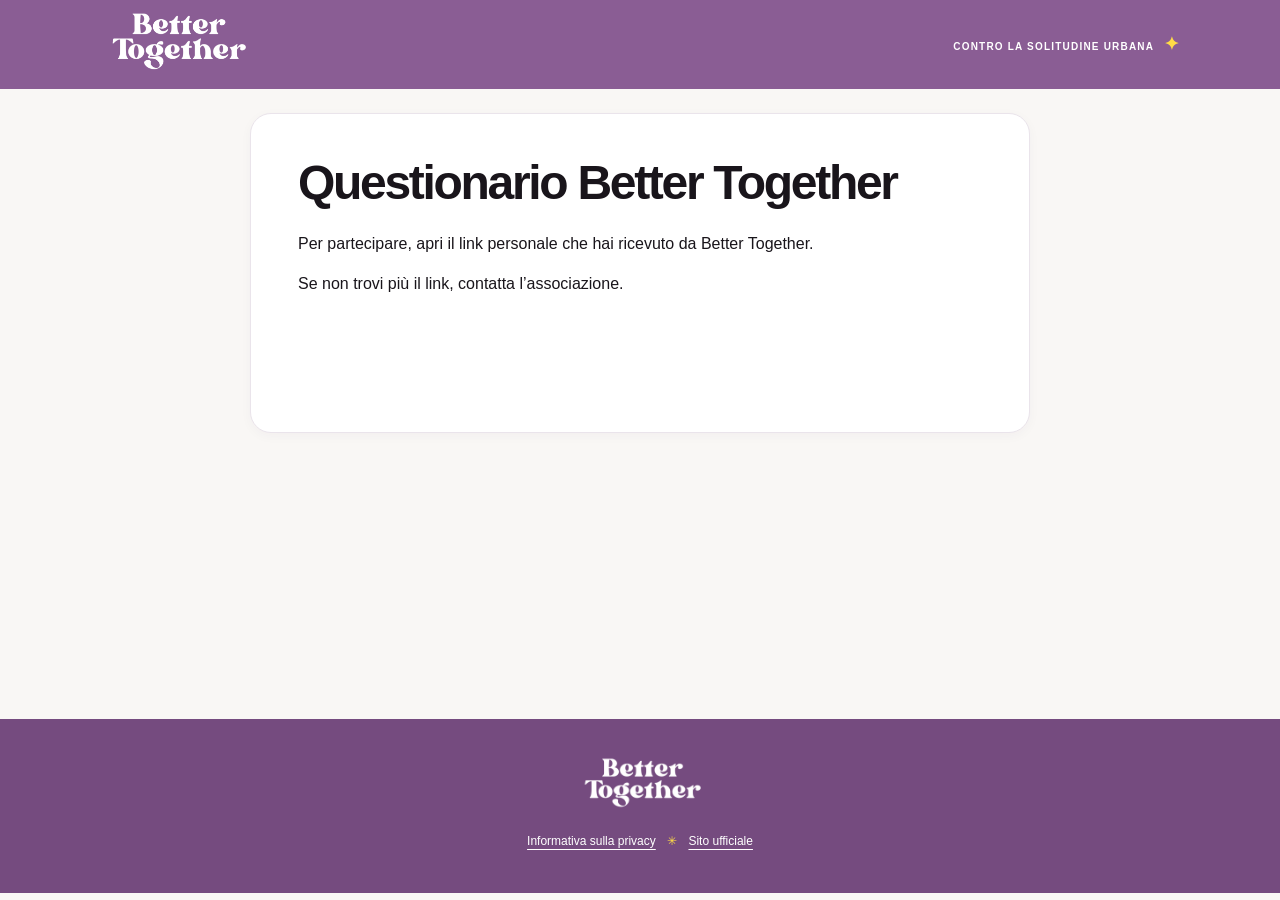
<file: index.html>
<!doctype html>
<html lang="it">
<head>
<meta charset="utf-8">
<meta name="viewport" content="width=device-width,initial-scale=1">
<meta name="theme-color" content="#8a5d94">
<meta name="description" content="Questionario dei soci di Better Together">
<meta name="referrer" content="no-referrer">
<title>Better Together | Questionario soci</title>
<link rel="stylesheet" href="styles.css?v=20261124_T1_verifica_codici">
<script defer src="questions.js?v=20261124_T1_verifica_codici"></script>
<script defer src="app.js?v=20261124_T1_verifica_codici"></script>
</head>
<body>
<header class="site-top"><div class="header-inner"><div class="brand-wordmark"><img src="logo.png" alt="Better Together" width="177" height="78"></div><div class="header-right"><span class="header-kicker">CONTRO LA SOLITUDINE URBANA <span aria-hidden="true">✦</span></span></div></div></header>
<main id="app" class="shell" aria-live="polite"></main>
<footer class="site-footer"><div class="footer-logo"><img src="logo.png" alt="Better Together" width="132" height="60"></div><div><a href="privacy.html" target="_blank" rel="noopener noreferrer">Informativa sulla privacy</a> <span aria-hidden="true">✳</span> <a href="https://www.bettertogetherspace.it/" target="_blank" rel="noopener noreferrer">Sito ufficiale</a></div></footer>
</body>
</html>
</file>
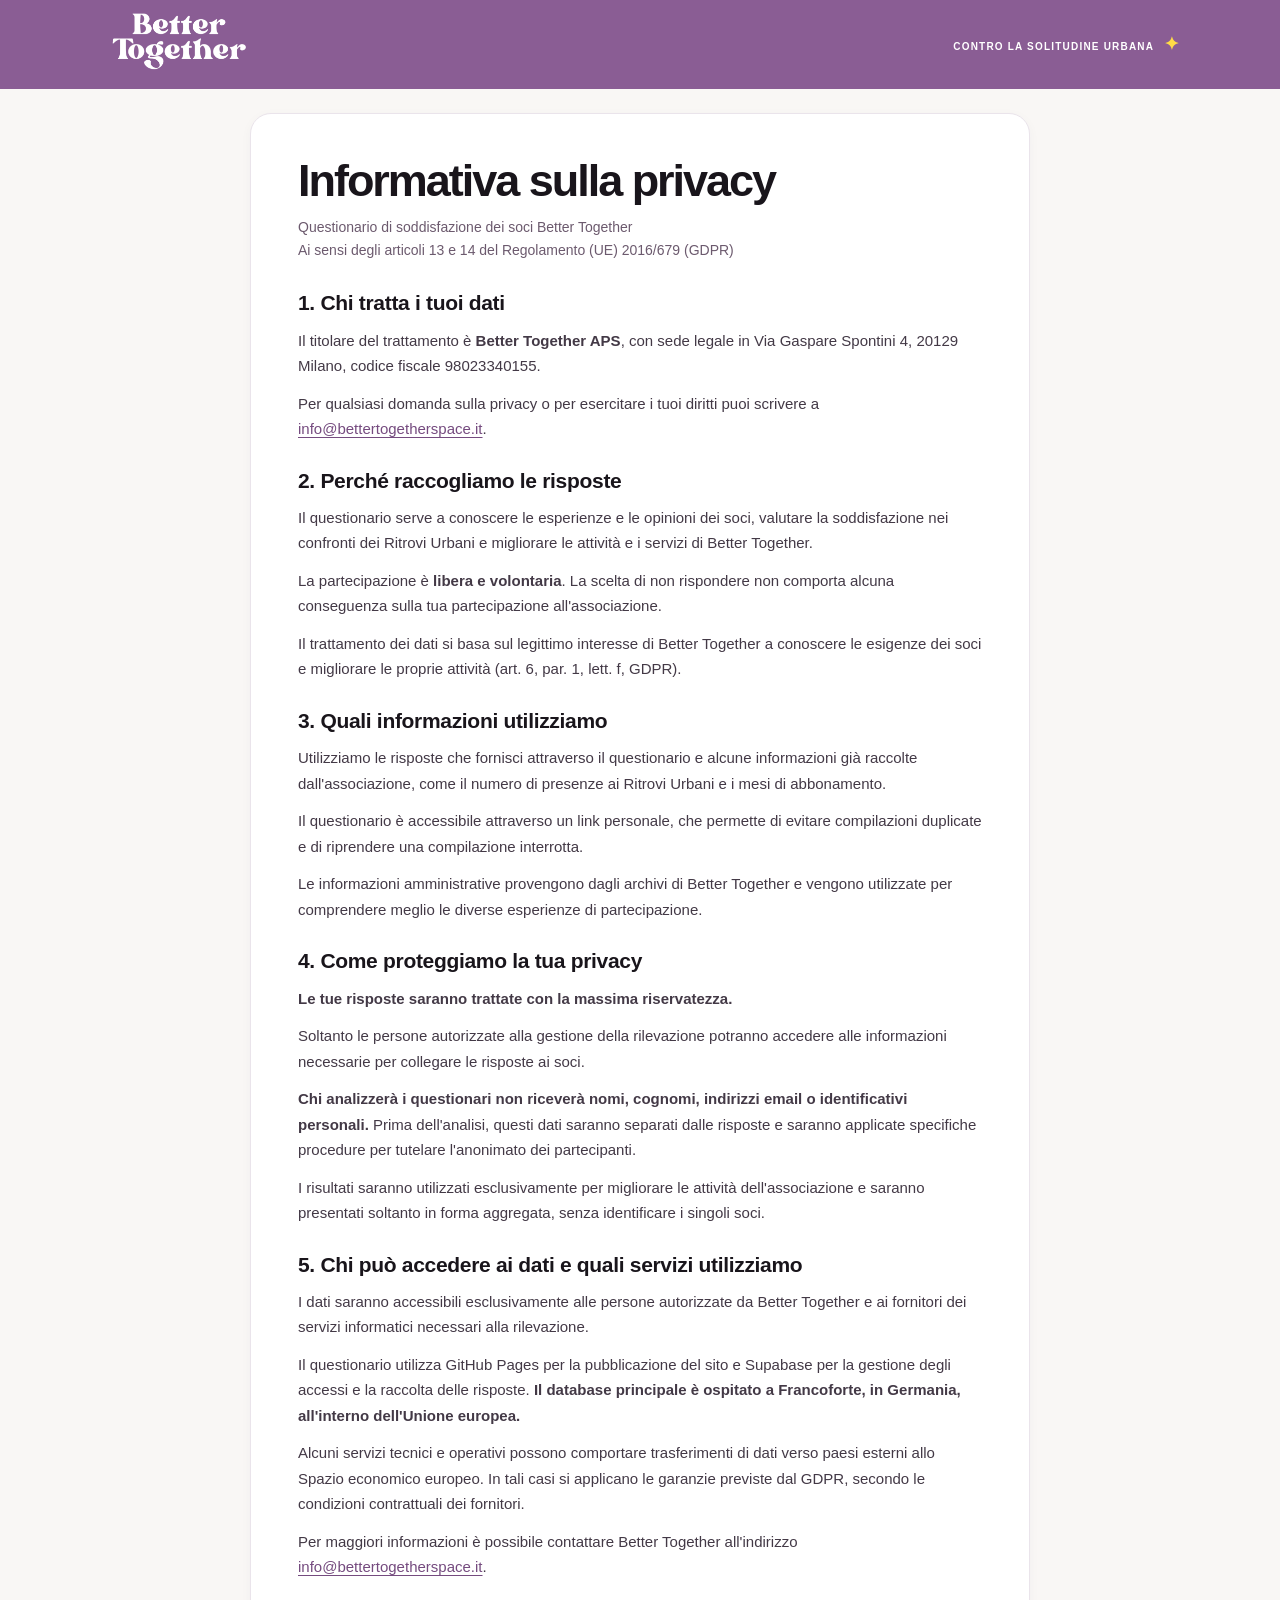
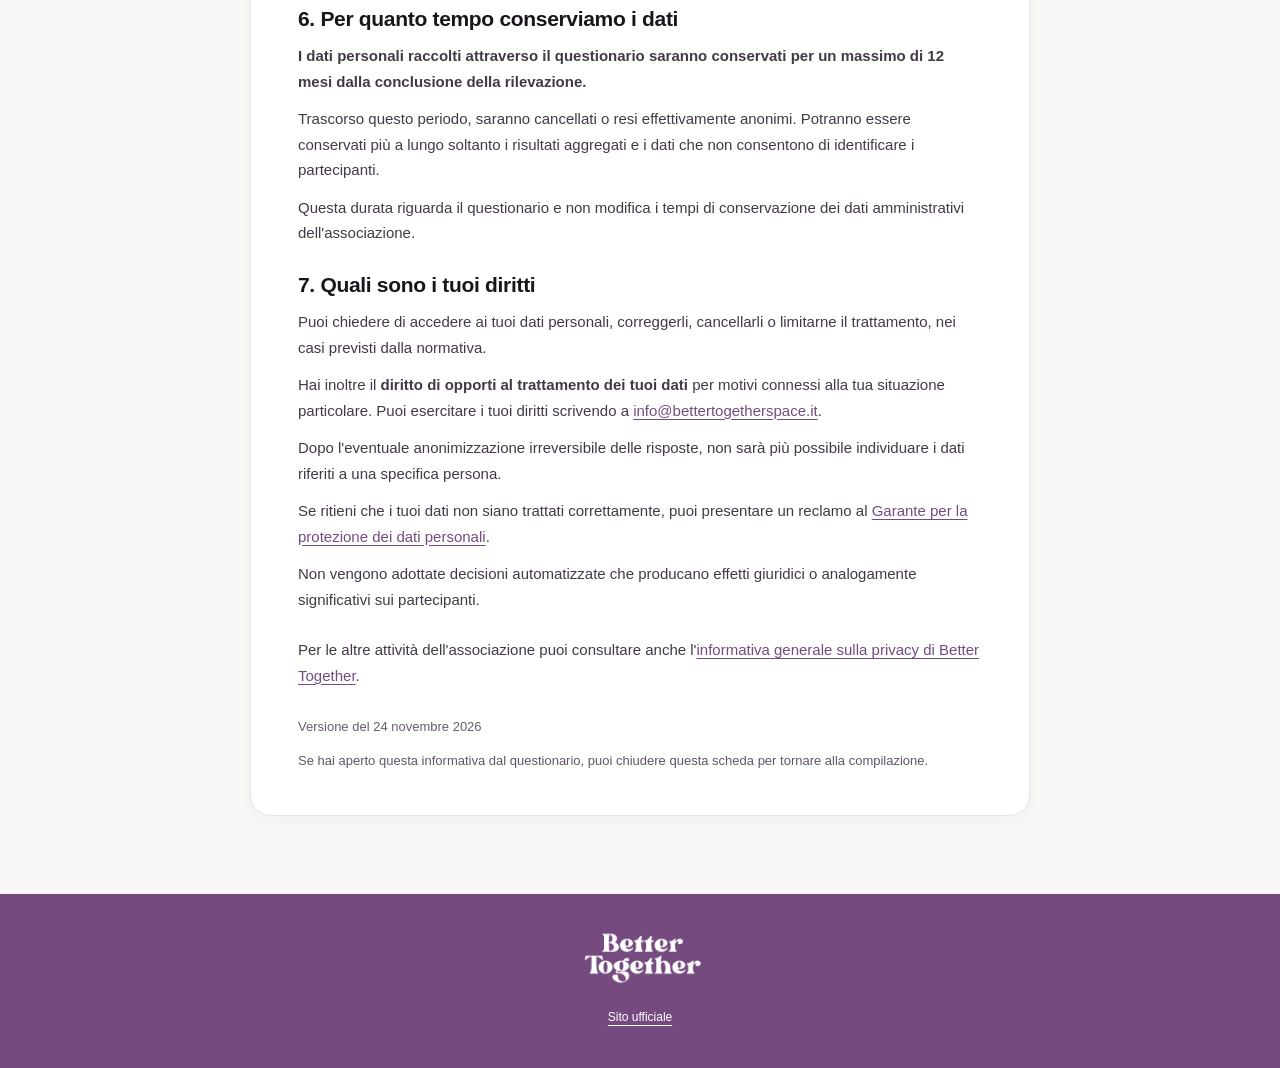
<file: privacy.html>
<!doctype html>
<html lang="it">
<head>
<meta charset="utf-8">
<meta name="viewport" content="width=device-width,initial-scale=1">
<meta name="theme-color" content="#8a5d94">
<meta name="description" content="Informativa sul trattamento dei dati personali del questionario Better Together">
<meta name="referrer" content="no-referrer">
<title>Better Together | Informativa sulla privacy</title>
<link rel="stylesheet" href="styles.css">
</head>
<body>
<header class="site-top"><div class="header-inner"><div class="brand-wordmark"><img src="logo.png" alt="Better Together" width="177" height="78"></div><div class="header-right"><span class="header-kicker">CONTRO LA SOLITUDINE URBANA <span aria-hidden="true">✦</span></span></div></div></header>
<main class="shell" id="contenuto"><article class="single-flow"><div class="question-card intro-card bt-privacy-document">
<h1>Informativa sulla privacy</h1>
<p class="privacy-subtitle">Questionario di soddisfazione dei soci Better Together<br>Ai sensi degli articoli 13 e 14 del Regolamento (UE) 2016/679 (GDPR)</p>
<section><h2>1. Chi tratta i tuoi dati</h2>
<p>Il titolare del trattamento è <strong>Better Together APS</strong>, con sede legale in Via Gaspare Spontini 4, 20129 Milano, codice fiscale 98023340155.</p>
<p>Per qualsiasi domanda sulla privacy o per esercitare i tuoi diritti puoi scrivere a <a href="mailto:info@bettertogetherspace.it">info@bettertogetherspace.it</a>.</p></section>
<section><h2>2. Perché raccogliamo le risposte</h2>
<p>Il questionario serve a conoscere le esperienze e le opinioni dei soci, valutare la soddisfazione nei confronti dei Ritrovi Urbani e migliorare le attività e i servizi di Better Together.</p>
<p>La partecipazione è <strong>libera e volontaria</strong>. La scelta di non rispondere non comporta alcuna conseguenza sulla tua partecipazione all'associazione.</p>
<p>Il trattamento dei dati si basa sul legittimo interesse di Better Together a conoscere le esigenze dei soci e migliorare le proprie attività (art. 6, par. 1, lett. f, GDPR).</p></section>
<section><h2>3. Quali informazioni utilizziamo</h2>
<p>Utilizziamo le risposte che fornisci attraverso il questionario e alcune informazioni già raccolte dall'associazione, come il numero di presenze ai Ritrovi Urbani e i mesi di abbonamento.</p>
<p>Il questionario è accessibile attraverso un link personale, che permette di evitare compilazioni duplicate e di riprendere una compilazione interrotta.</p>
<p>Le informazioni amministrative provengono dagli archivi di Better Together e vengono utilizzate per comprendere meglio le diverse esperienze di partecipazione.</p></section>
<section><h2>4. Come proteggiamo la tua privacy</h2>
<p><strong>Le tue risposte saranno trattate con la massima riservatezza.</strong></p>
<p>Soltanto le persone autorizzate alla gestione della rilevazione potranno accedere alle informazioni necessarie per collegare le risposte ai soci.</p>
<p><strong>Chi analizzerà i questionari non riceverà nomi, cognomi, indirizzi email o identificativi personali.</strong> Prima dell'analisi, questi dati saranno separati dalle risposte e saranno applicate specifiche procedure per tutelare l'anonimato dei partecipanti.</p>
<p>I risultati saranno utilizzati esclusivamente per migliorare le attività dell'associazione e saranno presentati soltanto in forma aggregata, senza identificare i singoli soci.</p></section>
<section><h2>5. Chi può accedere ai dati e quali servizi utilizziamo</h2>
<p>I dati saranno accessibili esclusivamente alle persone autorizzate da Better Together e ai fornitori dei servizi informatici necessari alla rilevazione.</p>
<p>Il questionario utilizza GitHub Pages per la pubblicazione del sito e Supabase per la gestione degli accessi e la raccolta delle risposte. <strong>Il database principale è ospitato a Francoforte, in Germania, all'interno dell'Unione europea.</strong></p>
<p>Alcuni servizi tecnici e operativi possono comportare trasferimenti di dati verso paesi esterni allo Spazio economico europeo. In tali casi si applicano le garanzie previste dal GDPR, secondo le condizioni contrattuali dei fornitori.</p>
<p>Per maggiori informazioni è possibile contattare Better Together all'indirizzo <a href="mailto:info@bettertogetherspace.it">info@bettertogetherspace.it</a>.</p></section>
<section><h2>6. Per quanto tempo conserviamo i dati</h2>
<p><strong>I dati personali raccolti attraverso il questionario saranno conservati per un massimo di 12 mesi dalla conclusione della rilevazione.</strong></p>
<p>Trascorso questo periodo, saranno cancellati o resi effettivamente anonimi. Potranno essere conservati più a lungo soltanto i risultati aggregati e i dati che non consentono di identificare i partecipanti.</p>
<p>Questa durata riguarda il questionario e non modifica i tempi di conservazione dei dati amministrativi dell'associazione.</p></section>
<section><h2>7. Quali sono i tuoi diritti</h2>
<p>Puoi chiedere di accedere ai tuoi dati personali, correggerli, cancellarli o limitarne il trattamento, nei casi previsti dalla normativa.</p>
<p>Hai inoltre il <strong>diritto di opporti al trattamento dei tuoi dati</strong> per motivi connessi alla tua situazione particolare. Puoi esercitare i tuoi diritti scrivendo a <a href="mailto:info@bettertogetherspace.it">info@bettertogetherspace.it</a>.</p>
<p>Dopo l'eventuale anonimizzazione irreversibile delle risposte, non sarà più possibile individuare i dati riferiti a una specifica persona.</p>
<p>Se ritieni che i tuoi dati non siano trattati correttamente, puoi presentare un reclamo al <a href="https://www.garanteprivacy.it/" target="_blank" rel="noopener noreferrer">Garante per la protezione dei dati personali</a>.</p>
<p>Non vengono adottate decisioni automatizzate che producano effetti giuridici o analogamente significativi sui partecipanti.</p></section>
<p>Per le altre attività dell'associazione puoi consultare anche l'<a href="https://www.bettertogetherspace.it/privacy" target="_blank" rel="noopener noreferrer">informativa generale sulla privacy di Better Together</a>.</p>
<p class="privacy-date">Versione del 24 novembre 2026</p>
<p class="privacy-hint">Se hai aperto questa informativa dal questionario, puoi chiudere questa scheda per tornare alla compilazione.</p>
</div></article></main>
<footer class="site-footer"><div class="footer-logo"><img src="logo.png" alt="Better Together" width="132" height="60"></div><div><a href="https://www.bettertogetherspace.it/" target="_blank" rel="noopener noreferrer">Sito ufficiale</a></div></footer>
</body></html>
</file>
<file: styles.css>
/* Better Together - questionario di prova. Palette coordinata al materiale
   pubblico dell'associazione. Logo originale fornito dall'utente.
   I valori CSS non sono copiati dal sito ufficiale: non si certifica una
   corrispondenza pixel-per-pixel senza il foglio di stile originale. */
:root {
 --ink:#19151b; --ink2:#524b53; --quiet:#716973;
 --purple:#8a5d94; --purple-dark:#754b7f; --purple-soft:#f1e9f3;
 --yellow:#ffdc46; --canvas:#f9f7f5; --paper:#ffffff;
 --line:#e7e0e8; --radius:18px;
 --accent:var(--purple); --accent2:var(--purple-dark);
}
*{box-sizing:border-box}
html{font-family:Inter,"Helvetica Neue",Arial,sans-serif;line-height:1.52;background:var(--canvas);color:var(--ink)}
body{margin:0;background:var(--canvas)}
button,input,textarea{font:inherit}
button{cursor:pointer}
a{color:var(--purple-dark)}
button:focus-visible,input:focus-visible,textarea:focus-visible,a:focus-visible{outline:3px solid var(--yellow);outline-offset:3px}
[hidden],.hidden{display:none!important}
h1,h2,h3,p{margin-top:0}
h1,h2,h3{color:var(--ink)}
h1{font-weight:800;font-size:clamp(38px,5vw,66px);line-height:1.08;letter-spacing:-.048em}
h2{font-weight:750;font-size:clamp(24px,3vw,34px);line-height:1.28;letter-spacing:-.03em}
h3{font-size:20px;font-weight:750;line-height:1.35;letter-spacing:-.02em}
.site-top{background:var(--purple);color:#fff;padding:14px 24px;border-bottom:0;min-height:107px;display:flex;align-items:center}
.header-inner{width:min(1080px,100%);margin:0 auto;display:flex;justify-content:space-between;align-items:center;gap:25px}
.brand-wordmark{display:inline-flex;align-items:center;flex-shrink:0;text-decoration:none;line-height:1}
.brand-wordmark img{display:block;width:177px;height:auto;max-height:92px;object-fit:contain}
.header-right{display:flex;align-items:flex-end;flex-direction:column;gap:9px}
.header-kicker{color:#fff;font-size:10px;text-transform:uppercase;letter-spacing:.12em;font-weight:700}
.header-kicker span{color:var(--yellow);font-size:18px;margin-left:6px}
.top-label{font-weight:750;color:#19151b;background:var(--yellow);font-size:10px;letter-spacing:.105em;text-transform:uppercase;border-radius:999px;padding:7px 14px}
.demo-ribbon{background:#f0e7f2;color:#53395c;padding:9px 18px;text-align:center;font-size:10px;letter-spacing:.13em;font-weight:750;border-bottom:1px solid #e8deeb}
.demo-ribbon span{color:#a67d13;margin:0 7px;font-size:15px}
.shell{width:min(1040px,100%);margin:0 auto;padding:43px 24px 78px;min-height:calc(100vh - 270px)}
.site-footer{background:var(--purple-dark);color:#fff;text-align:center;padding:35px 18px 42px;font-size:12px;display:flex;flex-direction:column;align-items:center;gap:10px}
.site-footer a{color:#fff;text-underline-offset:4px}.site-footer span{color:var(--yellow);margin:0 8px}
.footer-logo img{display:block;width:132px;height:auto;max-height:70px;margin:0 auto 5px;object-fit:contain}
.eyebrow{display:inline-block;color:var(--purple-dark);font-weight:750;font-size:11px;letter-spacing:.13em;margin-bottom:17px}
.lead{font-size:17px;line-height:1.65;color:var(--ink2);max-width:650px}
.muted{color:var(--ink2)}.small{font-size:13px}
.home-hero{background:var(--purple);color:#fff;padding:55px 58px 56px;border:0;border-radius:22px;position:relative;isolation:isolate;overflow:hidden;margin:0 0 40px}
.home-hero:before{display:none}
.home-hero:after{content:'\2726';position:absolute;right:28px;top:-52px;font:bold 265px/1 Georgia,serif;color:rgba(255,220,70,.28);z-index:-1;transform:rotate(-10deg)}
.home-hero .eyebrow{color:var(--yellow);background:none;border:0;border-radius:0;padding:0;letter-spacing:.13em}
.home-hero h1{font-size:clamp(42px,6vw,76px);font-weight:800;line-height:1.03;letter-spacing:-.055em;color:#fff;max-width:700px;margin-bottom:22px}
.home-hero h1 em{font-style:normal;color:var(--yellow);background:none;border:0;box-shadow:none;padding:0;transform:none;display:inline}
.home-hero .lead{color:#fff;max-width:570px;font-weight:450;position:relative}
.hero-lines{display:inline-flex;align-items:center;gap:3px;border:0;border-radius:999px;background:rgba(0,0,0,.23);color:#fff;letter-spacing:.10em;font-weight:700;font-size:10px;padding:10px 15px;margin-top:14px;flex-wrap:wrap}
.hero-lines span{color:var(--yellow);font-size:17px;margin:0 7px}
.mini-heading{font-size:26px;font-weight:780;margin:36px 0 6px;letter-spacing:-.025em}
.profile-grid{display:grid;grid-template-columns:repeat(2,minmax(0,1fr));gap:17px;margin:22px 0 32px}
.profile-card{display:block;background:white;color:inherit;text-decoration:none;border:1px solid var(--line);padding:26px;border-radius:17px;transition:box-shadow .15s,transform .15s,border-color .15s}
.profile-card:hover{border-color:var(--purple);box-shadow:0 5px 16px rgba(70,40,80,.06);transform:translateY(-2px)}
.profile-card h3{margin:15px 0 8px}.profile-card p{font-size:14px;color:var(--ink2);margin-bottom:20px}
.tag{display:inline-block;background:var(--purple-soft);color:#694373;font-size:11px;letter-spacing:.04em;font-weight:750;border-radius:999px;padding:6px 11px}
.tag.green{background:#ebf1e9;color:#366344}.tag.amber{background:#fff1d1;color:#795914}
.card-foot{display:flex;justify-content:space-between;align-items:center;gap:12px;padding-top:16px;border-top:1px solid var(--line);font-size:12px;font-weight:700}
.card-foot span:last-child{color:var(--purple-dark)}.card-foot b{font-size:18px}
.intro-note,.aside-note{border:1px solid #e7dce9;background:#f3edf5;color:#4d3a53;border-radius:13px;padding:16px 20px;font-size:14px;line-height:1.55}
.single-flow{max-width:780px;margin:0 auto}
.headrow{display:flex;justify-content:space-between;align-items:center;gap:14px;margin:12px 0 10px}
.count{color:var(--ink2);font-size:13px;font-weight:650}
.demo-id{border:1px solid #e4d9e6;color:#6a5071;background:#f5eef6;border-radius:999px;font-size:11px;font-weight:700;padding:5px 11px}
.progress-bg{height:7px;background:#e8e0e9;border-radius:999px;overflow:hidden;margin-bottom:28px}
.progress-fill{height:100%;background:var(--purple);border-radius:999px;transition:width .2s}
.question-card{background:var(--paper);border:1px solid #eae4eb;border-radius:21px;box-shadow:0 3px 12px rgba(70,40,80,.035);padding:43px 47px;min-height:320px}
.question-card h2{font-size:clamp(24px,3vw,33px);font-weight:750;margin:0 0 25px;line-height:1.32}
.question-code{display:inline-block;background:var(--purple-soft);color:#604369;border-radius:999px;font-size:11px;font-weight:750;letter-spacing:.07em;padding:7px 12px;margin-bottom:23px}
.hint{font-size:14px;color:#5d5260;line-height:1.6;margin-bottom:17px}
.choice-list{display:grid;gap:10px}
.choice{display:flex;align-items:flex-start;gap:14px;background:#fff;border:1px solid #e4dce5;border-radius:12px;padding:15px 17px;font-size:15px;line-height:1.5;cursor:pointer;transition:background .12s,border-color .12s}
.choice:hover,.special-choice:hover{border-color:#ae8bb6;background:#fcf9fc}
.choice.selected,.special-choice.selected{background:#f4ebf6;border-color:var(--purple);box-shadow:inset 0 0 0 1px var(--purple)}
.choice input{width:19px;height:19px;flex-shrink:0;margin:2px 0 0;accent-color:var(--purple)}
.specials{display:grid;gap:9px;margin-top:22px}.specials .choice-list{gap:9px}
.special-choice{display:flex;align-items:center;gap:12px;border:1px solid #e3dce5;border-radius:12px;background:#fdfbfd;padding:13px 16px;font-size:14px;cursor:pointer}
.special-choice input,.matrix-special input{accent-color:var(--purple)}
.write-in{display:block;margin:10px 0 4px 31px}.write-in label{display:block;font-size:12px;color:var(--ink2);margin-bottom:6px}
.write-in input,.open-answer{display:block;width:100%;background:#fff;border:1px solid #d9cddb;color:var(--ink);border-radius:10px;padding:13px 14px}
.open-answer{min-height:135px;resize:vertical}
.scale-labeled{display:grid;grid-template-columns:repeat(5,minmax(0,1fr));gap:8px;margin:13px 0 20px}
.scale-label{display:flex;flex-direction:column;align-items:center;justify-content:flex-start;min-width:0;gap:10px;background:#fff;color:var(--ink);border:1px solid #e1d9e3;border-radius:12px;min-height:112px;padding:13px 7px 11px;text-align:center;transition:background .12s,border-color .12s}
.scale-label:hover{border-color:var(--purple);background:#faf5fb}
.scale-label strong{display:flex;align-items:center;justify-content:center;width:36px;height:36px;border-radius:50%;background:var(--purple-soft);color:#55385e;font-size:17px}
.scale-label span{font-size:12px;line-height:1.24;overflow-wrap:anywhere}
.scale-label.active{background:var(--purple);color:#fff;border-color:var(--purple)}
.scale-label.active strong{background:#fff;color:var(--purple-dark)}
.mobile-scale-legend{display:none}
.item-label{padding:13px 16px;margin:0 0 21px;background:var(--purple-soft);color:#5c3a64;border-radius:10px;font-weight:720}
.scale-legend{display:grid;grid-template-columns:repeat(5,minmax(0,1fr));gap:5px;border-bottom:1px solid var(--line);padding:10px 0 16px;color:#66546a;font-size:10px;line-height:1.32}
.scale-legend span{text-align:center}.scale-legend b{display:block;font-size:15px}
.matrix-row{padding:19px 0;border-bottom:1px solid var(--line)}
.matrix-label{font-size:15px;font-weight:700;margin-bottom:13px}
.matrix-numbers{display:grid;grid-template-columns:repeat(5,minmax(0,1fr));gap:7px}
.matrix-choice{border:1px solid #ddd3df;border-radius:10px;background:#fff;color:var(--ink);font-size:15px;min-height:43px;font-weight:750}
.matrix-choice:hover{border-color:var(--purple)}
.matrix-choice.active{background:var(--purple);color:#fff;border-color:var(--purple)}
.matrix-extras{display:grid;gap:8px;margin-top:13px}
.matrix-special{display:flex;gap:8px;align-items:flex-start;color:var(--ink2);font-size:12px;cursor:pointer}
.matrix-special input{margin-top:3px;flex:none}.matrix-special.selected{color:var(--purple-dark);font-weight:700}
.postal-label{display:block;font-size:13px;font-weight:700;margin-bottom:8px}
.postal-wrap input{width:min(260px,100%);background:#fff;color:var(--ink);border:1px solid #d5c9d6;border-radius:11px;padding:14px;font-size:18px;letter-spacing:.12em}
.intro-card h1{font-size:clamp(33px,4vw,48px);margin-bottom:23px}
.intro-text{font-size:15px;color:#4d454f;line-height:1.72}.intro-text p{margin-bottom:15px}
.intro-card .aside-note{margin-top:22px}
.intro-box{background:var(--purple-soft);border-left:4px solid var(--purple);padding:16px 20px;margin:23px 0;border-radius:0 12px 12px 0}
.intro-box strong{display:block;margin-bottom:5px}.intro-box p{color:var(--ink2);font-size:14px;margin:0}
.skip{border-top:1px solid var(--line);padding-top:18px;margin:27px 0 0;color:#756c77;font-size:13px}
.actions{display:flex;align-items:center;justify-content:space-between;gap:12px;margin:24px 0 17px}
.btn{display:inline-flex;align-items:center;justify-content:center;gap:8px;text-decoration:none;border:1px solid #d2c4d4;background:#fff;color:#4c3852;border-radius:999px;padding:13px 23px;font-weight:730;font-size:14px;transition:background .12s,transform .12s}
.btn:hover{background:#f3ebf4;transform:translateY(-1px)}
.btn.primary{border-color:var(--purple);background:var(--purple);color:#fff}
.btn.primary:hover{background:var(--purple-dark);border-color:var(--purple-dark)}
.btn:disabled{opacity:.4;cursor:not-allowed}
.survey-below{text-align:center;font-size:12px;color:#746a76}
.survey-below span{color:var(--yellow);margin:0 6px}
.alert{margin-top:12px;padding:12px;border-radius:10px;background:#fff3db;border:1px solid #ead4aa;color:#79551e;font-size:13px}
.finish-icon{width:55px;height:55px;border-radius:50%;display:grid;place-content:center;background:var(--purple-soft);color:var(--purple-dark);font-size:27px;font-weight:750;margin-bottom:21px}
.result-stat{display:flex;gap:12px;flex-wrap:wrap;margin:21px 0 28px}
.stat{background:var(--purple-soft);border-radius:10px;padding:12px 15px;font-size:13px}.stat strong{display:block;font-size:18px}
.csv-preview{overflow:auto;max-height:150px;border:1px solid var(--line);border-radius:10px;background:#fcfafc;padding:14px;font:12px/1.4 ui-monospace,monospace;white-space:pre}
.detail{border-top:1px solid var(--line);margin-top:22px;padding-top:13px;font-size:13px}.detail summary{color:var(--purple-dark);font-weight:700;cursor:pointer}
.detail p{color:var(--ink2)}
.demo-only{margin-bottom:18px}
@media(max-width:760px){
 .site-top{padding:12px 16px;min-height:91px}.brand-wordmark img{width:142px;max-height:75px}
 .header-kicker{font-size:9px}.top-label{font-size:9px;padding:6px 10px}
 .demo-ribbon{font-size:9px;line-height:1.6;padding:7px 10px;letter-spacing:.04em}
 .shell{padding:27px 16px 64px}
 .home-hero{padding:37px 28px 38px;margin:0 0 34px}
 .home-hero:after{font-size:190px;top:-18px;right:-33px}
 .home-hero h1{font-size:clamp(41px,7vw,58px)}
 .home-hero .lead{font-size:16px}
 .profile-grid{grid-template-columns:1fr}
 .question-card{padding:32px 27px}.question-card h2{font-size:25px}
 .actions{flex-wrap:wrap}.actions .btn{min-height:48px}
}
@media(max-width:550px){
 .header-kicker{display:none}.brand-wordmark img{width:129px}
 .home-hero h1{font-size:42px}
 .question-card{padding:28px 21px}
 .scale-labeled{gap:6px;align-items:stretch}
 .scale-label{height:150px;min-height:150px;padding:11px 4px 10px;justify-content:flex-start;gap:11px}
 .scale-label strong{flex:0 0 33px;height:33px;width:33px;font-size:16px}
 .scale-label span{display:block;font-size:clamp(9px,2.8vw,11px);line-height:1.26;overflow-wrap:anywhere;hyphens:manual}
 .scale-legend{font-size:9px;gap:3px}
 .btn{padding:12px 18px}
}
@media(max-width:390px){
 .shell{padding:25px 11px 59px}
 .site-top{padding:10px 13px}.brand-wordmark img{width:114px}.top-label{font-size:8px}
 .home-hero{padding:32px 20px 35px}.home-hero h1{font-size:38px}
 .question-card{padding:26px 16px}
 .scale-labeled{gap:4px}.scale-legend{font-size:8px}
 .scale-label{height:156px;min-height:156px;padding:10px 2px 9px;gap:9px}
 .scale-label span{font-size:10px;line-height:1.2}
 .choice{padding:12px 11px;font-size:14px}
}
@media(prefers-reduced-motion:reduce){*,*:before,*:after{transition:none!important;scroll-behavior:auto!important}}

/* Brand header corrections */
.site-top{background:#8a5d94!important;border-bottom:0}
.site-footer{background:#754b7f}
.header-kicker{color:#fff}
.top-label{background:#ffdc46;color:#25102a}

/* Avanzamento: una risposta e richiesta per ogni domanda mostrata. */
.action-next{display:flex;align-items:center;justify-content:flex-end;gap:11px;flex-wrap:wrap}
@media(max-width:600px){
 .actions{align-items:center}
 .action-next{margin-left:auto;max-width:100%}
}
/* Composizione responsiva delle quattro batterie, senza scorrimento orizzontale. */
.matrix-legend{display:grid;grid-template-columns:repeat(5,minmax(0,1fr));gap:8px;margin:16px 0 10px}
.matrix-legend-item{border-radius:10px;background:#f4eff5;text-align:center;padding:9px 6px;min-width:0}
.matrix-legend-item b{display:block;color:#6e4978;font-size:15px;margin-bottom:4px}
.matrix-legend-item span{display:block;font-size:11px;line-height:1.35;overflow-wrap:anywhere;hyphens:auto}
.matrix-rows{margin:4px 0 0}
.matrix-extra-button{display:block;width:100%;border:1px solid #e3dce5;background:#fff;color:#625368;border-radius:9px;padding:11px 12px;font-size:13px;text-align:left;line-height:1.45}
.matrix-extra-button.active{background:#8a5d94;color:#fff;border-color:#8a5d94}
.matrix-extra-button:hover{border-color:#8a5d94}
.choice-wrap{min-width:0}
.choice-wrap .choice{width:100%}
.intro-text p:last-child{margin-bottom:0}
@media(max-width:550px){
 .matrix-legend{gap:4px}
 .matrix-legend-item{padding:8px 2px}
 .matrix-legend-item span{font-size:10px}
 .matrix-numbers{gap:5px}
 .matrix-choice{min-height:46px}
 .matrix-row{padding:19px 0}
 .question-card h2{font-size:23px}
}
/* Le etichette complete delle batterie su smartphone sono mostrate in una legenda
   leggibile; i pulsanti di risposta rimangono disposti orizzontalmente. */
@media(max-width:550px){
 .matrix-legend{grid-template-columns:repeat(2,minmax(0,1fr))!important;gap:7px}
 .matrix-legend-item{display:flex;align-items:flex-start;text-align:left;gap:7px;padding:9px 8px}
 .matrix-legend-item b{font-size:13px;margin:0;flex:0 0 18px}
 .matrix-legend-item span{font-size:12px;line-height:1.4;overflow-wrap:break-word;hyphens:none}
}

/* Le legende delle batterie hanno riquadri di uguale dimensione, anche in presenza
   di un numero dispari di categorie. */
@media(max-width:550px){
 .matrix-legend{align-items:stretch}
 .matrix-legend-item{min-height:52px;height:100%;}
 .matrix-legend-item:last-child:nth-child(odd){grid-column:auto}
}


/* Presentazione delle risposte identica per desktop e smartphone.
   Una categoria = un pulsante con numero + etichetta completa.
   Stesse dimensioni e ordine per ogni opzione, senza legenda separata su mobile. */
.scale-labeled {
  display:grid;
  grid-template-columns:minmax(0,1fr);
  grid-auto-rows:1fr;
  gap:9px;
  margin:15px 0 20px;
}
.scale-label {
  display:grid;
  grid-template-columns:40px minmax(0,1fr);
  align-items:center;
  justify-content:stretch;
  gap:14px;
  width:100%;
  height:70px;
  min-height:70px;
  padding:10px 16px;
  text-align:left;
}
.scale-label strong {
  width:38px;
  height:38px;
  flex:none;
  font-size:17px;
}
.scale-label span {
  display:block !important;
  font-size:15px;
  line-height:1.35;
  overflow-wrap:normal;
  hyphens:none;
}
.mobile-scale-legend{display:none !important}
/* Nelle batterie la legenda e la selezione hanno lo stesso layout
   a qualunque larghezza: legenda leggibile sopra, pulsanti numerici sotto. */
.matrix-legend {
  display:grid !important;
  grid-template-columns:minmax(0,1fr) !important;
  grid-auto-rows:1fr;
  gap:6px;
  margin:15px 0 15px;
}
.matrix-legend-item {
  display:flex !important;
  align-items:center;
  gap:12px;
  width:100%;
  min-height:44px;
  height:100%;
  padding:9px 13px;
  text-align:left;
}
.matrix-legend-item b {
  display:flex;
  align-items:center;
  justify-content:center;
  flex:0 0 30px;
  width:30px;
  height:30px;
  margin:0;
  border-radius:50%;
  background:#e9ddeb;
  color:#674575;
  font-size:15px;
}
.matrix-legend-item span {
  display:block;
  font-size:14px;
  line-height:1.35;
  overflow-wrap:normal;
  hyphens:none;
}
@media(max-width:550px){
  .scale-labeled{grid-template-columns:minmax(0,1fr);gap:9px}
  .scale-label{height:70px;min-height:70px;gap:12px;padding:10px 12px;justify-content:stretch}
  .scale-label strong{width:38px;height:38px;font-size:17px}
  .scale-label span{font-size:14px;line-height:1.35}
  .matrix-legend {grid-template-columns:minmax(0,1fr) !important;gap:6px}
  .matrix-legend-item {min-height:44px;padding:9px 12px}
  .matrix-legend-item b{font-size:15px;flex:0 0 30px}
  .matrix-legend-item span{font-size:14px;line-height:1.35}
}

/* Batterie: un item per schermata, stessa scala completa su ogni dispositivo. */
.battery-item-label {
  font-size:clamp(19px,2.3vw,23px);
  line-height:1.35;
  color:var(--purple-dark);
  margin:0 0 8px;
  font-weight:750;
}
.battery-instruction {margin:0 0 16px;}
/* Mantiene le caselle di risposta identiche anche nelle batterie a quattro punti. */
.scale-labeled {grid-auto-rows:minmax(70px,1fr);}
.scale-label {box-sizing:border-box;}
@media(max-width:550px){
  .battery-item-label{font-size:20px;}
}


/* INTERFACCIA PIU COMPATTA - VERSIONE 2
   Un solo schema visivo per desktop e smartphone; item delle batterie singoli.
   Le cinque categorie conservano etichette complete e caselle uguali per scala. */
.site-top { min-height:89px; padding:8px 20px; }
.brand-wordmark img { width:152px; max-height:78px; }
.shell { padding-top:24px; }
.eyebrow { margin-bottom:9px; }
.progress-bg { margin-bottom:14px; }
.question-card:not(.intro-card) { min-height:0; padding:24px 29px; }
.question-card h2 { font-size:clamp(21px,2.05vw,24px); line-height:1.25; margin-bottom:12px; }
.hint { font-size:13px; line-height:1.44; margin-bottom:10px; }
.battery-item-label { font-size:18px; line-height:1.25; margin-bottom:5px; }
.battery-instruction { margin-bottom:9px; }
.scale-labeled {
  display:grid; grid-template-columns:minmax(0,1fr);
  grid-auto-rows:minmax(48px,1fr); gap:4px; margin:8px 0 10px;
}
.scale-label {
  display:grid; grid-template-columns:30px minmax(0,1fr);
  width:100%; height:auto; min-height:48px; align-items:center; justify-content:stretch;
  gap:10px; padding:6px 12px; border-radius:9px; text-align:left;
}
.scale-label strong { width:28px; height:28px; font-size:13px; }
.scale-label span { display:block !important; font-size:14px; line-height:1.3; overflow-wrap:normal; hyphens:none; }
.mobile-scale-legend { display:none !important; }
.choice-list { gap:6px; }
.choice { min-height:44px; align-items:center; padding:9px 13px; font-size:14px; line-height:1.4; gap:10px; }
.choice input { margin:0; }
.specials { margin-top:10px; gap:6px; }
.special-choice { min-height:44px; padding:8px 12px; font-size:14px; line-height:1.4; }
.actions { margin:13px 0 10px; }
@media(max-width:760px) {
 .question-card:not(.intro-card) { padding:20px 19px; }
}
@media(max-width:550px) {
 .site-top { min-height:78px; padding:8px 16px; }
 .brand-wordmark img { width:137px; max-height:66px; }
 .shell { padding-top:17px; }
 .question-card:not(.intro-card) { padding:18px 16px; }
 .question-card h2 { font-size:19px; line-height:1.27; margin-bottom:10px; }
 .battery-item-label { font-size:17px; line-height:1.28; }
 .scale-labeled { grid-template-columns:minmax(0,1fr); grid-auto-rows:minmax(48px,1fr); gap:4px; margin:8px 0 10px; }
 .scale-label { height:auto; min-height:48px; padding:6px 10px; gap:10px; grid-template-columns:30px minmax(0,1fr); }
 .scale-label strong { width:28px; height:28px; font-size:13px; }
 .scale-label span { font-size:14px; line-height:1.3; }
 .specials { margin-top:10px; }
}
@media(max-width:360px) {
 .question-card:not(.intro-card) { padding:17px 12px; }
 .scale-label { padding:6px 9px; }
}


/* PHONE-FIT: maggiore spazio utile durante la compilazione.
   Nessuna modifica alle domande, ai codici, all'ordine delle risposte o ai filtri.
   La struttura delle categorie rimane identica su tutti i dispositivi. */
body[data-survey-screen="question"] { min-height:100dvh; display:flex; flex-direction:column; }
body[data-survey-screen="question"] .site-footer { display:none; }
body[data-survey-screen="question"] .site-top { min-height:54px; padding:5px 17px; }
body[data-survey-screen="question"] .brand-wordmark img { width:100px; max-height:48px; }
body[data-survey-screen="question"] .header-kicker { font-size:9px; }
body[data-survey-screen="question"] .shell {
  flex:1; width:100%; min-height:0; padding:12px 16px 10px;
}
body[data-survey-screen="question"] .single-flow {
  display:flex; flex-direction:column; min-height:calc(100dvh - 76px);
}
body[data-survey-screen="question"] .eyebrow {font-size:10px; letter-spacing:.08em; margin-bottom:5px;}
body[data-survey-screen="question"] .progress-bg {height:4px; margin-bottom:9px;}
body[data-survey-screen="question"] .question-card {padding:18px 20px; border-radius:15px;}
body[data-survey-screen="question"] .question-card h2 {
  font-size:clamp(18px,2vw,21px); line-height:1.23; margin-bottom:10px;
}
body[data-survey-screen="question"] .hint {font-size:12px; line-height:1.33; margin-bottom:7px;}
body[data-survey-screen="question"] .battery-item-label {font-size:16px; margin-bottom:3px; line-height:1.24;}
body[data-survey-screen="question"] .battery-instruction {font-size:11px; line-height:1.3; margin:0 0 7px;}
body[data-survey-screen="question"] .scale-labeled {gap:3px; margin:5px 0 6px; grid-auto-rows:minmax(44px,1fr);}
body[data-survey-screen="question"] .scale-label {min-height:44px; padding:5px 10px; gap:10px;}
body[data-survey-screen="question"] .scale-label strong {width:26px; height:26px; font-size:12px;}
body[data-survey-screen="question"] .scale-label span {font-size:13px; line-height:1.25;}
body[data-survey-screen="question"] .specials {gap:4px; margin-top:7px;}
body[data-survey-screen="question"] .special-choice {min-height:44px; padding:7px 10px; font-size:12px; line-height:1.3; gap:8px;}
body[data-survey-screen="question"] .special-choice input {flex-shrink:0;}
body[data-survey-screen="question"] .choice-list {gap:4px;}
body[data-survey-screen="question"] .choice {min-height:44px; padding:7px 11px; font-size:13px; line-height:1.25;}
body[data-survey-screen="question"] .choice input {width:18px; height:18px;}
body[data-survey-screen="question"] .actions {margin:9px 0 2px; padding-bottom:env(safe-area-inset-bottom,0px);}
body[data-survey-screen="question"] .single-flow > .actions {margin-top:auto; padding-top:9px;}
body[data-survey-screen="question"] .actions .btn {min-height:44px; padding:9px 17px; font-size:13px;}
body[data-survey-screen="question"] .write-in {margin-top:5px;}
body[data-survey-screen="question"] .write-in input {padding:9px 11px;}
body[data-survey-screen="question"] .alert {margin-top:6px; padding:7px 9px; font-size:12px;}

@media(max-width:550px){
 body[data-survey-screen="question"] .site-top {min-height:45px; height:45px; padding:3px 13px;}
 body[data-survey-screen="question"] .brand-wordmark img {width:83px; max-height:40px;}
 body[data-survey-screen="question"] .shell {padding:6px 10px 4px;}
 body[data-survey-screen="question"] .single-flow {min-height:calc(100dvh - 55px);}
 body[data-survey-screen="question"] .eyebrow {font-size:9px; margin-bottom:4px;}
 body[data-survey-screen="question"] .progress-bg {height:3px; margin-bottom:7px;}
 body[data-survey-screen="question"] .question-card {padding:12px 13px; border-radius:13px;}
 body[data-survey-screen="question"] .question-card h2 {font-size:17px; line-height:1.21; margin-bottom:7px;}
 body[data-survey-screen="question"] .hint {font-size:11px; margin-bottom:6px; line-height:1.3;}
 body[data-survey-screen="question"] .battery-item-label {font-size:15px; margin-bottom:2px;}
 body[data-survey-screen="question"] .battery-instruction {font-size:11px; margin-bottom:5px;}
 body[data-survey-screen="question"] .scale-labeled {gap:3px; margin:5px 0 5px; grid-auto-rows:minmax(44px,1fr);}
 body[data-survey-screen="question"] .scale-label {min-height:44px; height:auto; padding:5px 9px; grid-template-columns:26px minmax(0,1fr); gap:8px;}
 body[data-survey-screen="question"] .scale-label span {font-size:13px;}
 body[data-survey-screen="question"] .specials {gap:3px; margin-top:5px;}
 body[data-survey-screen="question"] .special-choice {min-height:44px; font-size:12px; padding:5px 9px;}
 body[data-survey-screen="question"] .choice {min-height:44px; padding:5px 9px; font-size:12.5px; line-height:1.25;}
 body[data-survey-screen="question"] .actions {margin-bottom:0;}
 body[data-survey-screen="question"] .single-flow > .actions {padding-top:6px;}
 body[data-survey-screen="question"] .actions .btn {min-height:44px; padding:7px 15px;}
}
@media(max-width:360px) and (max-height:700px){
 body[data-survey-screen="question"] .shell {padding:4px 8px;}
 body[data-survey-screen="question"] .question-card {padding:10px 11px;}
 body[data-survey-screen="question"] .question-card h2 {font-size:16px;}
 body[data-survey-screen="question"] .scale-label span {font-size:12.5px;}
}

/* Rifinitura: rimuove la riga ridondante sopra la barra di avanzamento.
   Le domande e le risposte restano identiche su desktop e smartphone. */
body[data-survey-screen="question"] .eyebrow {display:none;}
body[data-survey-screen="question"] .progress-bg {margin-bottom:7px;}
body[data-survey-screen="question"] .single-flow {min-height:calc(100dvh - 88px);}
body[data-survey-screen="question"] .question-card .muted.small:not(.battery-instruction) {font-size:12px;line-height:1.3;margin-bottom:8px!important;}
@media(max-width:550px){
 body[data-survey-screen="question"] .site-top {height:40px;min-height:40px;padding:2px 10px;}
 body[data-survey-screen="question"] .brand-wordmark img {width:77px;max-height:36px;}
 body[data-survey-screen="question"] .single-flow {min-height:calc(100dvh - 50px);}
 body[data-survey-screen="question"] .shell {padding:5px 10px 3px;}
 body[data-survey-screen="question"] .progress-bg {margin-bottom:5px;}
}


/* PROVA: caratteri leggibili e caselle basse, senza cambiare identita visiva,
   numero/ordine delle risposte, o schema di somministrazione. */
@media (max-width: 550px) {
 body[data-survey-screen="question"] .site-top {height:36px;min-height:36px;padding:1px 10px;}
 body[data-survey-screen="question"] .brand-wordmark img {width:74px;max-height:34px;}
 body[data-survey-screen="question"] .shell {padding:4px 8px 2px;}
 body[data-survey-screen="question"] .single-flow {min-height:calc(100dvh - 42px);}
 body[data-survey-screen="question"] .progress-bg {height:3px;margin-bottom:4px;}
 body[data-survey-screen="question"] .question-card {padding:10px 12px;border-radius:12px;}
 body[data-survey-screen="question"] .question-card h2 {font-size:20px;line-height:1.19;margin:0 0 6px;}
 body[data-survey-screen="question"] .hint {font-size:13.5px;line-height:1.24;margin:0 0 5px;}
 body[data-survey-screen="question"] .battery-item-label {font-size:17px;line-height:1.2;margin-bottom:2px;}
 body[data-survey-screen="question"] .battery-instruction {font-size:13px;line-height:1.23;margin-bottom:5px;}
 body[data-survey-screen="question"] .scale-labeled {gap:2px;margin:4px 0 4px;grid-auto-rows:minmax(44px,auto);}
 body[data-survey-screen="question"] .scale-label {height:auto;min-height:44px;padding:3px 10px;grid-template-columns:26px minmax(0,1fr);gap:9px;border-radius:8px;}
 body[data-survey-screen="question"] .scale-label strong {height:26px;width:26px;font-size:13px;}
 body[data-survey-screen="question"] .scale-label span {font-size:16px;line-height:1.21;}
 body[data-survey-screen="question"] .specials {gap:2px;margin-top:4px;}
 body[data-survey-screen="question"] .special-choice {min-height:44px;padding:3px 10px;font-size:15px;line-height:1.22;gap:9px;}
 body[data-survey-screen="question"] .special-choice input {width:18px;height:18px;}
 body[data-survey-screen="question"] .choice-list {gap:3px;}
 body[data-survey-screen="question"] .choice {min-height:44px;padding:5px 10px;font-size:15.5px;line-height:1.24;gap:9px;}
 body[data-survey-screen="question"] .choice input {width:18px;height:18px;}
 body[data-survey-screen="question"] .question-card .muted.small:not(.battery-instruction) {font-size:13px;line-height:1.24;margin-bottom:6px!important;}
 body[data-survey-screen="question"] .actions {margin:4px 0 0;}
 body[data-survey-screen="question"] .single-flow > .actions {padding-top:4px;}
 body[data-survey-screen="question"] .actions .btn {min-height:44px;font-size:14.5px;padding:5px 14px;}
}

/* ADATTAMENTO RESPONSIVE 13 NOV 2026
   Condivisione della stessa struttura su tutti i dispositivi.
   Spaziature proporzionate all'altezza utile (dvh); testi e bersagli
   conservano soglie minime leggibili, senza zoom/ridimensionamento globale. */
body[data-survey-screen="question"] .scale-label span {
  font-size:16px;
  line-height:1.22;
}
body[data-survey-screen="question"] .special-choice,
body[data-survey-screen="question"] .choice {
  font-size:16px;
  line-height:1.25;
}
body[data-survey-screen="question"] .actions {
  position:sticky;
  bottom:0;
  z-index:5;
  background:var(--canvas);
  border-radius:12px;
  margin-bottom:0;
  padding:5px 0 max(4px, env(safe-area-inset-bottom, 0px));
}
body[data-survey-screen="question"] .single-flow > .actions {
  padding-top:5px;
}
@media(max-width:550px){
  body[data-survey-screen="question"] {
    --ui-text:clamp(15px,2.40dvh,16px);
    --ui-question:clamp(18px,2.94dvh,20px);
    --ui-header:clamp(32px,5.4dvh,40px);
    --ui-compact-gap:clamp(1px,.37dvh,3px);
  }
  body[data-survey-screen="question"] .site-top {
    height:var(--ui-header);
    min-height:var(--ui-header);
    padding:1px 9px;
  }
  body[data-survey-screen="question"] .brand-wordmark img {
    width:clamp(65px,11dvh,80px);
    max-height:calc(var(--ui-header) - 3px);
  }
  body[data-survey-screen="question"] .shell {
    padding:clamp(2px,.5dvh,4px) 8px 0;
  }
  body[data-survey-screen="question"] .single-flow {
    min-height:calc(100dvh - var(--ui-header) - 5px);
  }
  body[data-survey-screen="question"] .progress-bg {
    height:3px;
    margin-bottom:clamp(2px,.55dvh,4px);
  }
  body[data-survey-screen="question"] .question-card {
    padding:clamp(7px,1.3dvh,11px) 10px;
    border-radius:11px;
  }
  body[data-survey-screen="question"] .question-card h2 {
    font-size:var(--ui-question);
    line-height:1.17;
    margin-bottom:clamp(3px,.67dvh,6px);
  }
  body[data-survey-screen="question"] .hint {
    font-size:clamp(13px,2.1dvh,14px);
    line-height:1.2;
    margin-bottom:4px;
  }
  body[data-survey-screen="question"] .battery-item-label {
    font-size:clamp(16px,2.55dvh,18px);
    line-height:1.17;
    margin-bottom:1px;
  }
  body[data-survey-screen="question"] .battery-instruction {
    font-size:13px;
    line-height:1.18;
    margin-bottom:3px;
  }
  body[data-survey-screen="question"] .scale-labeled {
    grid-auto-rows:minmax(44px,auto);
    gap:var(--ui-compact-gap);
    margin:clamp(2px,.4dvh,4px) 0;
  }
  body[data-survey-screen="question"] .scale-label {
    min-height:44px;
    padding:3px 8px;
    grid-template-columns:26px minmax(0,1fr);
    gap:8px;
    border-radius:8px;
  }
  body[data-survey-screen="question"] .scale-label strong {
    width:26px;
    height:26px;
    font-size:13px;
  }
  body[data-survey-screen="question"] .scale-label span {
    font-size:var(--ui-text);
    line-height:1.18;
  }
  body[data-survey-screen="question"] .specials {
    margin-top:clamp(2px,.43dvh,4px);
    gap:var(--ui-compact-gap);
  }
  body[data-survey-screen="question"] .special-choice {
    min-height:44px;
    padding:3px 8px;
    gap:8px;
    font-size:var(--ui-text);
    line-height:1.2;
  }
  body[data-survey-screen="question"] .choice-list {gap:var(--ui-compact-gap);}
  body[data-survey-screen="question"] .choice {
    min-height:44px;
    padding:4px 8px;
    gap:9px;
    font-size:var(--ui-text);
    line-height:1.22;
  }
  body[data-survey-screen="question"] .question-card .muted.small:not(.battery-instruction) {
    font-size:13px;
    line-height:1.2;
    margin-bottom:4px!important;
  }
  body[data-survey-screen="question"] .single-flow > .actions {
    margin-top:auto;
    padding-top:clamp(2px,.5dvh,5px);
  }
  body[data-survey-screen="question"] .actions .btn {
    min-height:44px;
    font-size:14px;
    padding:6px 13px;
  }
}
@media(max-width:550px) and (max-height:610px) {
  body[data-survey-screen="question"] .site-top {padding-block:0;}
  body[data-survey-screen="question"] .shell {padding-top:2px;}
  body[data-survey-screen="question"] .question-card {padding-block:6px;}
  body[data-survey-screen="question"] .question-card h2 {margin-bottom:3px;}
  body[data-survey-screen="question"] .battery-instruction {margin-bottom:2px;}
  body[data-survey-screen="question"] .scale-labeled {margin-block:2px;}
  body[data-survey-screen="question"] .actions {padding-top:2px;padding-bottom:max(2px,env(safe-area-inset-bottom,0px));}
}
/* Un livello aggiuntivo di compattazione per schermi stretti e bassi.
   Non si riduce la dimensione delle risposte o l'area cliccabile. */
@media(max-width:360px) and (max-height:610px){
 body[data-survey-screen="question"]{--ui-header:29px;--ui-compact-gap:1px;}
 body[data-survey-screen="question"] .site-top{padding:0 9px;}
 body[data-survey-screen="question"] .brand-wordmark img{width:65px;max-height:27px;}
 body[data-survey-screen="question"] .shell{padding:1px 6px 0;}
 body[data-survey-screen="question"] .progress-bg{margin-bottom:2px;}
 body[data-survey-screen="question"] .question-card{padding:4px 8px;}
 body[data-survey-screen="question"] .question-card h2{font-size:18px;line-height:1.12;margin-bottom:2px;letter-spacing:-.016em;}
 body[data-survey-screen="question"] .hint{line-height:1.16;margin-bottom:2px;}
 body[data-survey-screen="question"] .battery-item-label{line-height:1.14;margin-bottom:0;}
 body[data-survey-screen="question"] .battery-instruction{line-height:1.14;margin-bottom:1px;}
 body[data-survey-screen="question"] .scale-labeled{margin:1px 0;}
 body[data-survey-screen="question"] .specials{margin-top:1px;}
 body[data-survey-screen="question"] .single-flow > .actions{padding-top:0;}
 body[data-survey-screen="question"] .actions{padding-top:0;padding-bottom:0;}
}
@media(max-width:550px) and (max-height:610px){
 body[data-survey-screen="question"]{--ui-header:clamp(29px,5.15dvh,32px);--ui-compact-gap:1px;}
 body[data-survey-screen="question"] .question-card h2{line-height:1.14;}
 body[data-survey-screen="question"] .hint{line-height:1.17;}
}
@media(max-width:360px) and (max-height:610px){
 body[data-survey-screen="question"] .question-card h2{line-height:1.10;}
 body[data-survey-screen="question"] .hint{line-height:1.13;}
 body[data-survey-screen="question"] .special-choice{line-height:1.16;}
}
@media(max-width:360px) and (max-height:610px){
 body[data-survey-screen="question"]{--ui-header:27px;}
 body[data-survey-screen="question"] .brand-wordmark img{width:62px;max-height:25px;}
 body[data-survey-screen="question"] .question-card{padding-block:3px;}
 body[data-survey-screen="question"] .progress-bg{height:2px;margin-bottom:1px;}
 body[data-survey-screen="question"] .question-card h2{margin-bottom:1px;}
 body[data-survey-screen="question"] .hint{margin-bottom:1px;}
}

/* Only the demo tools. Survey question layout stays unchanged. */
.demo-info{font-size:12px;color:#5c465f;margin:0 0 8px;line-height:1.35}
.demo-info a{color:inherit;text-decoration:underline}
.demo-notice{border-left:3px solid #8a5d94;padding:8px 10px;background:#f7f2f8;font-size:14px;line-height:1.45;margin:14px 0}
.demo-table-wrapper{overflow-x:auto;margin:12px 0}
.demo-table{border-collapse:collapse;width:100%;font-size:14px;white-space:nowrap}
.demo-table th,.demo-table td{padding:10px 8px;text-align:left;border-bottom:1px solid #e8e2e8}
.demo-table th{font-weight:700}
.demo-table a{color:#663877;text-decoration:underline}
.demo-buttons{display:flex;flex-wrap:wrap;gap:8px;margin:16px 0}
.demo-buttons .btn{font-size:14px}
@media(max-width:550px){.demo-table{font-size:13px}.demo-buttons .btn{width:100%}}
@media(max-width:550px){
  .demo-table{white-space:normal}
  .demo-table thead{display:none}
  .demo-table tbody{display:grid;gap:9px}
  .demo-table tr{display:grid;grid-template-columns:minmax(0,1fr) auto;gap:2px 8px;border:1px solid #e8e2e8;border-radius:10px;padding:9px;background:#fff}
  .demo-table td{display:block;border:0;padding:1px 0;min-width:0}
  .demo-table td:first-child{font-weight:700}
  .demo-table td:nth-child(2){grid-column:1}
  .demo-table td:nth-child(3){grid-column:2;grid-row:1 / span 2;align-self:center;font-size:12px;color:#695d6d;text-align:right}
}

/* Test-dev administration layer only: no alterations to survey question typography. */
.dev-badge{font-size:11px;letter-spacing:.11em;font-weight:800;color:#72477b;margin-bottom:12px}
.dev-summary{display:flex;justify-content:space-between;gap:12px;align-items:center;background:#f6eff8;border-radius:12px;padding:12px 15px;margin:14px 0;font-size:14px}
.dev-feedback{padding:12px 15px;border-radius:10px;border:1px solid #d9c5e0;background:#faf7fb;color:#4f3357;font-size:14px}
.dev-table{white-space:normal;min-width:720px}
.dev-tools{white-space:nowrap}
.dev-mini{border:1px solid #bca9c1;border-radius:999px;background:#fff;padding:6px 9px;margin:2px;color:#55345f;font-size:12px;cursor:pointer}
.dev-mini:hover{background:#f6edf8}
@media(max-width:760px){.dev-table{min-width:0}.dev-summary{flex-direction:column;align-items:flex-start}.dev-table tr{grid-template-columns:minmax(0,1fr) auto}.dev-table td:nth-child(2){grid-column:2;grid-row:1}.dev-table td:nth-child(3){grid-column:1 / -1;grid-row:2}.dev-table td:nth-child(4){grid-column:1;grid-row:3}.dev-table td:nth-child(5){grid-column:2;grid-row:3}.dev-table td:nth-child(6){grid-column:1 / -1;grid-row:4}.demo-table td:nth-child(3){font-size:14px;text-align:left}}

/* Indicatore di salvataggio non invasivo, riservato al test centralizzato */
.bt-save-status{min-height:1em;margin:0 0 2px;color:#69566b;font-size:11px;text-align:right}
#code-form{margin-top:18px}
#code-form .write-in{margin:8px 0 10px}


/* Avviso di ripresa: in fondo al riquadro iniziale, sopra il pulsante. */
.resume-notice{border-left:3px solid #8a5d94;padding:8px 10px;background:#f7f2f8;font-size:14px;line-height:1.45;margin:18px 0 0;color:#49364f;}
.resume-notice strong{font-weight:750;}

/* Correzioni localizzate A2b, A6-A7, B8 e B12 (novembre 2026). */
/* Risposta A2a su una nuova riga; il '?' resta nel colore del titolo. */
body[data-survey-screen="question"] .linked-answer-line {display:block;}
body[data-survey-screen="question"] .linked-answer {color:var(--purple);}

/* Spazio tra figure/attivita/sedi, senza cambiare le scale o gli altri item. */
body[data-survey-screen="question"] .question-card[data-question="A6-A7"] .battery-group-row + .battery-group-row,
body[data-survey-screen="question"] .question-card[data-question="B8"] .battery-group-row + .battery-group-row,
body[data-survey-screen="question"] .question-card[data-question="B12"] .battery-group-row + .battery-group-row {
  margin-top:16px;
}

/* A6 e A7: le etichette Organizzatori/Volontari hanno il font del titolo. */
body[data-survey-screen="question"] .question-card[data-question="A6-A7"] .battery-item-label {
  font-size:clamp(18px,2vw,21px);
  line-height:1.23;
}
@media(max-width:550px){
  body[data-survey-screen="question"] .question-card[data-question="A6-A7"] .battery-item-label {
    font-size:var(--ui-question);
    line-height:1.17;
  }
  body[data-survey-screen="question"] .question-card[data-question="A6-A7"] .battery-group-row + .battery-group-row,
  body[data-survey-screen="question"] .question-card[data-question="B8"] .battery-group-row + .battery-group-row,
  body[data-survey-screen="question"] .question-card[data-question="B12"] .battery-group-row + .battery-group-row {
    margin-top:12px;
  }
}
@media(max-width:360px) and (max-height:610px){
  body[data-survey-screen="question"] .question-card[data-question="A6-A7"] .battery-item-label {
    font-size:18px;
    line-height:1.12;
  }
}

/* Numerazione progressiva per sezione; il codice di archiviazione resta invariato. */
.question-progress-number { color: var(--purple); font-size: .88rem; font-weight: 700; letter-spacing: .02em; margin: 0 0 .5rem; }


/* Pagina iniziale e informativa - v9.5. Nessuna modifica agli item del questionario. */
.bt-welcome .intro-text strong{color:var(--ink)}
.bt-welcome .intro-text{line-height:1.68}
.bt-privacy-summary{margin-top:29px;padding:22px 23px 18px;border-radius:14px;background:#f4eef5;color:var(--ink2);font-size:14px;line-height:1.65}
.bt-privacy-summary h2{font-size:20px;line-height:1.25;letter-spacing:-.01em;margin:0 0 14px;color:#603d68}
.bt-privacy-summary p{margin:0 0 13px}
.bt-privacy-summary p:last-child{margin-bottom:0}
.bt-privacy-summary strong{color:#312436}
.bt-privacy-summary a{color:#603d68;font-weight:750;text-underline-offset:4px}
.bt-resume-text{margin-top:22px;margin-bottom:0}
.bt-intro-actions{margin-top:20px}
.bt-intro-actions .btn{min-height:48px}
.bt-privacy-document h1{font-size:clamp(31px,4vw,45px);letter-spacing:-.045em;margin-bottom:10px}
.bt-privacy-document .privacy-subtitle{color:#6c5a6e;font-size:14px;margin-bottom:26px}
.bt-privacy-document section{margin:0 0 25px}
.bt-privacy-document h2{font-size:21px;line-height:1.35;margin:0 0 10px;letter-spacing:-.015em}
.bt-privacy-document p{margin:0 0 12px;font-size:15px;line-height:1.7;color:#433946}
.bt-privacy-document p:last-child{margin-bottom:0}
.bt-privacy-document a{overflow-wrap:anywhere;text-underline-offset:3px}
.bt-privacy-document .privacy-date{margin-top:28px;color:#6c5a6e;font-size:13px}
.bt-privacy-document .privacy-hint{font-size:13px;color:#625568;margin-bottom:20px}
@media(max-width:550px){
 .bt-privacy-summary{padding:19px 17px 17px;margin-top:24px}
 .bt-privacy-summary h2{font-size:19px}
 .bt-intro-actions .btn{width:100%}
 .bt-privacy-document h2{font-size:19px}
}
</file>
